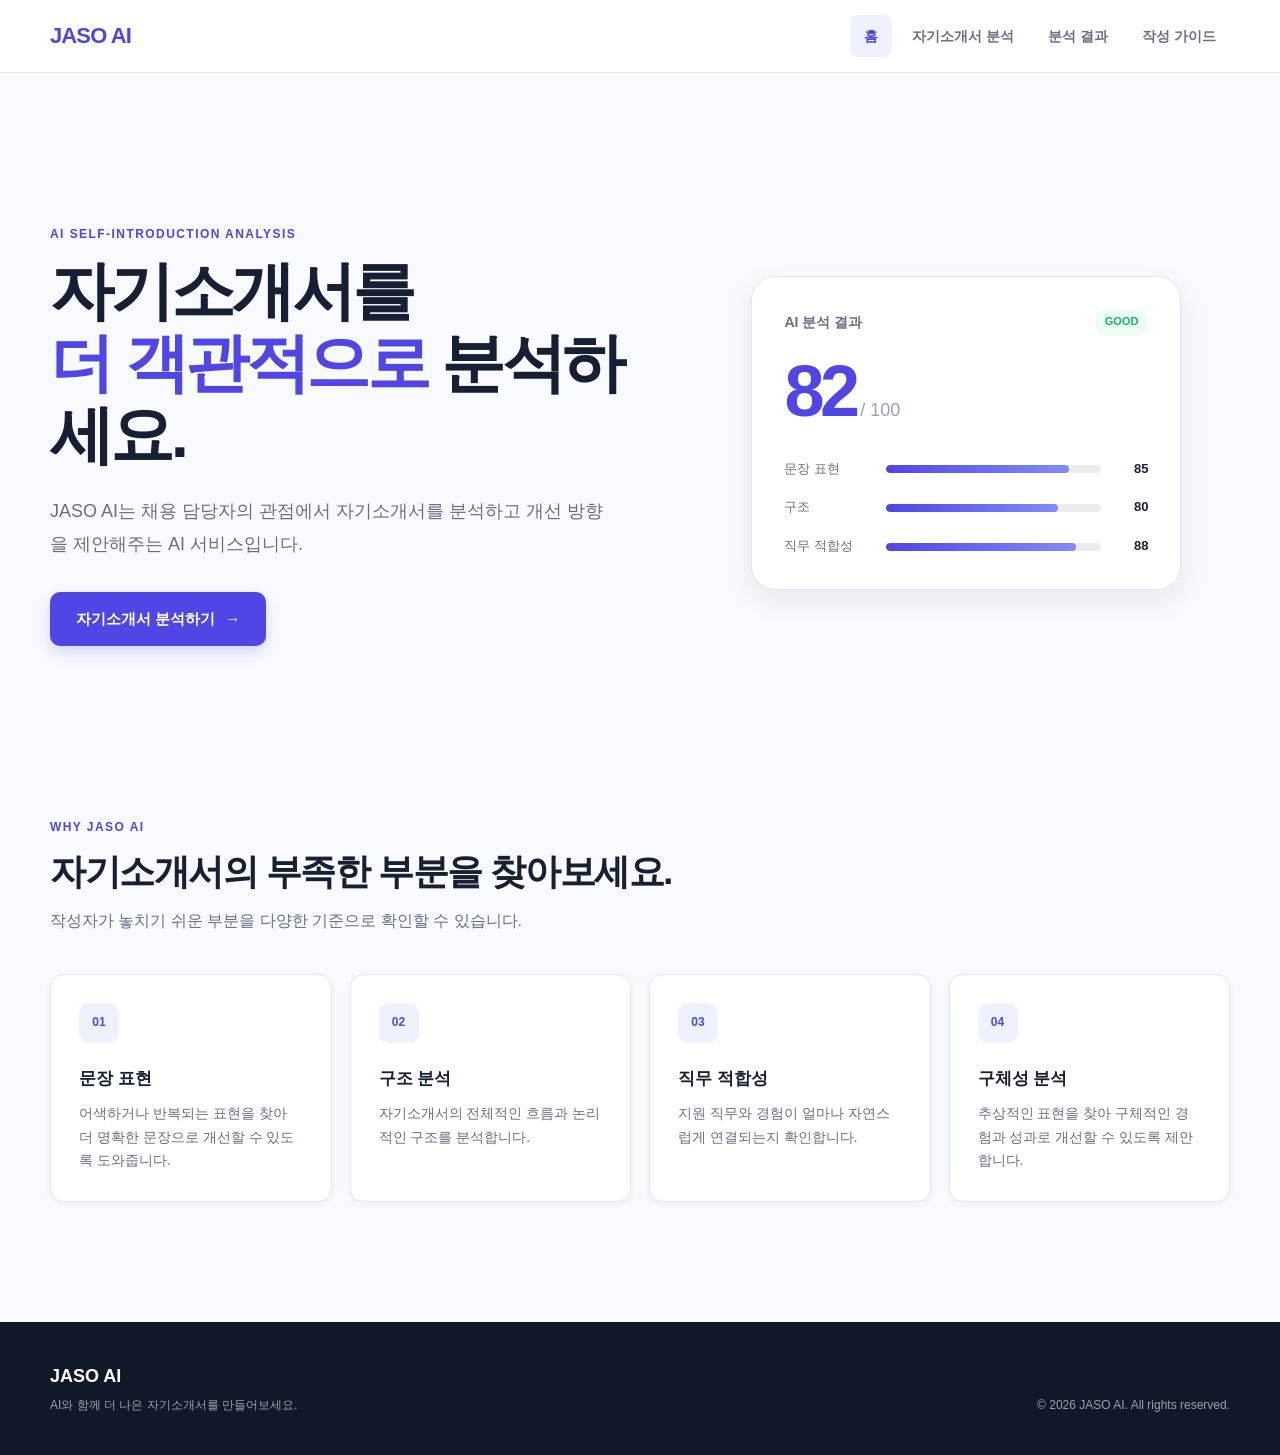
<file: index.html>
<!DOCTYPE html>
<html lang="ko">
<head>
  <meta charset="UTF-8" />
  <meta name="viewport" content="width=device-width, initial-scale=1.0" />

  <title>JASO AI | 자기소개서 AI 분석</title>
  <meta
    name="description"
    content="AI를 활용해 자기소개서를 분석하고 개선 방향을 확인해보세요."
  />

  <link rel="stylesheet" href="/css/style.css" />

</head>

<body>
  <!-- Header -->
  <header class="header">
    <div class="container header-inner">
      <a href="#" class="logo" data-section="home">
        JASO AI
      </a>

      <nav class="nav" aria-label="주요 메뉴">
        <button class="nav-link active" data-section="home">
          홈
        </button>

        <button class="nav-link" data-section="analysis">
          자기소개서 분석
        </button>

        <button class="nav-link" data-section="result">
          분석 결과
        </button>

        <button class="nav-link" data-section="guide">
          작성 가이드
        </button>
      </nav>

      <button class="mobile-menu-button" aria-label="메뉴 열기">
        ☰
      </button>
    </div>
  </header>


  <!-- Main -->
  <main>

    <!-- ========================================
         1. 홈
    ========================================= -->
    <section id="home-section" class="page-section active">
      <div class="container">

        <div class="hero">
          <div class="hero-content">
            <span class="eyebrow">AI SELF-INTRODUCTION ANALYSIS</span>

            <h1>
              자기소개서를<br />
              <span class="text-primary">더 객관적으로</span> 분석하세요.
            </h1>

            <p class="hero-description">
              JASO AI는 채용 담당자의 관점에서 자기소개서를 분석하고
              개선 방향을 제안해주는 AI 서비스입니다.
            </p>

            <button
              class="button button-primary button-large"
              data-section="analysis"
            >
              자기소개서 분석하기
              <span>→</span>
            </button>
          </div>

          <div class="hero-visual">
            <div class="score-card">
              <div class="score-card-header">
                <span>AI 분석 결과</span>
                <span class="score-badge">GOOD</span>
              </div>

              <div class="score">
                <strong>82</strong>
                <span>/ 100</span>
              </div>

              <div class="score-bars">
                <div class="score-row">
                  <span>문장 표현</span>
                  <div class="progress">
                    <div class="progress-bar" style="width: 85%"></div>
                  </div>
                  <strong>85</strong>
                </div>

                <div class="score-row">
                  <span>구조</span>
                  <div class="progress">
                    <div class="progress-bar" style="width: 80%"></div>
                  </div>
                  <strong>80</strong>
                </div>

                <div class="score-row">
                  <span>직무 적합성</span>
                  <div class="progress">
                    <div class="progress-bar" style="width: 88%"></div>
                  </div>
                  <strong>88</strong>
                </div>
              </div>
            </div>
          </div>
        </div>


        <div class="feature-section">
          <div class="section-heading">
            <span class="eyebrow">WHY JASO AI</span>
            <h2>자기소개서의 부족한 부분을 찾아보세요.</h2>
            <p>
              작성자가 놓치기 쉬운 부분을 다양한 기준으로 확인할 수 있습니다.
            </p>
          </div>

          <div class="feature-grid">
            <article class="feature-card">
              <div class="feature-icon">01</div>
              <h3>문장 표현</h3>
              <p>
                어색하거나 반복되는 표현을 찾아 더 명확한 문장으로
                개선할 수 있도록 도와줍니다.
              </p>
            </article>

            <article class="feature-card">
              <div class="feature-icon">02</div>
              <h3>구조 분석</h3>
              <p>
                자기소개서의 전체적인 흐름과 논리적인 구조를 분석합니다.
              </p>
            </article>

            <article class="feature-card">
              <div class="feature-icon">03</div>
              <h3>직무 적합성</h3>
              <p>
                지원 직무와 경험이 얼마나 자연스럽게 연결되는지 확인합니다.
              </p>
            </article>

            <article class="feature-card">
              <div class="feature-icon">04</div>
              <h3>구체성 분석</h3>
              <p>
                추상적인 표현을 찾아 구체적인 경험과 성과로 개선할 수 있도록
                제안합니다.
              </p>
            </article>
          </div>
        </div>

      </div>
    </section>


    <!-- ========================================
         2. 자기소개서 분석
    ========================================= -->
    <section id="analysis-section" class="page-section">
      <div class="container">

        <div class="page-header">
          <span class="eyebrow">ANALYSIS</span>
          <h1>자기소개서 분석</h1>
          <p>
            지원 직무와 자기소개서를 입력하면 AI가 내용을 분석합니다.
          </p>
        </div>

        <div class="analysis-layout">

          <div class="form-card">

            <div class="form-group">
              <label for="job">
                지원 직무
                <span class="required">*</span>
              </label>

              <input
                type="text"
                id="job"
                name="job"
                placeholder="예: 마케팅"
              />
            </div>


            <div class="form-group">
              <label for="question">
                자기소개서 문항
                <span class="required">*</span>
              </label>

              <textarea
                id="question"
                name="question"
                rows="4"
                placeholder="예: 우리 회사에 지원한 동기와 입사 후 이루고 싶은 목표를 작성해주세요."
              ></textarea>
            </div>


            <div class="form-group">
              <div class="label-row">
                <label for="essay">
                  자기소개서 내용
                  <span class="required">*</span>
                </label>

                <span id="essay-count" class="character-count">
                  0자
                </span>
              </div>

              <textarea
                id="essay"
                name="essay"
                rows="14"
                placeholder="자기소개서 내용을 입력해주세요."
              ></textarea>
            </div>


            <div class="form-message hidden" id="form-message">
              메시지가 표시됩니다.
            </div>


            <button
              id="analyze-button"
              class="button button-primary button-full"
              type="button"
            >
              AI 분석하기
            </button>

          </div>


          <aside class="info-card">
            <h3>분석 기준</h3>

            <ul class="analysis-list">
              <li>
                <span>✓</span>
                문장 표현
              </li>
              <li>
                <span>✓</span>
                글의 구조
              </li>
              <li>
                <span>✓</span>
                경험의 구체성
              </li>
              <li>
                <span>✓</span>
                직무 적합성
              </li>
              <li>
                <span>✓</span>
                설득력
              </li>
            </ul>

            <div class="info-divider"></div>

            <p>
              작성한 자기소개서는 입력한 내용에 따라 분석 결과가
              달라질 수 있습니다.
            </p>
          </aside>

        </div>

      </div>
    </section>


    <!-- ========================================
         3. 분석 결과
    ========================================= -->
    <section id="result-section" class="page-section">
      <div class="container">

        <div class="page-header">
          <span class="eyebrow">RESULT</span>
          <h1>AI 분석 결과</h1>
          <p>
            자기소개서를 다양한 기준으로 분석한 결과입니다.
          </p>
        </div>


        <!-- 종합 점수 -->
        <div class="result-summary">

          <div class="total-score-card">
            <span>종합 점수</span>

            <div class="total-score">
              <strong id="total-score">82</strong>
              <span>/ 100</span>
            </div>

            <p id="score-comment">
              전반적으로 좋은 자기소개서입니다.
            </p>
          </div>


          <div class="score-detail-card">
            <h3>세부 평가</h3>

            <div class="detail-score-list">

              <div class="detail-score">
                <div>
                  <span>문장 표현</span>
                  <strong id="expression-score">85</strong>
                </div>
                <div class="progress">
                  <div
                    id="expression-progress"
                    class="progress-bar"
                    style="width: 85%"
                  ></div>
                </div>
              </div>

              <div class="detail-score">
                <div>
                  <span>구조</span>
                  <strong id="structure-score">80</strong>
                </div>
                <div class="progress">
                  <div
                    id="structure-progress"
                    class="progress-bar"
                    style="width: 80%"
                  ></div>
                </div>
              </div>

              <div class="detail-score">
                <div>
                  <span>구체성</span>
                  <strong id="specificity-score">75</strong>
                </div>
                <div class="progress">
                  <div
                    id="specificity-progress"
                    class="progress-bar"
                    style="width: 75%"
                  ></div>
                </div>
              </div>

              <div class="detail-score">
                <div>
                  <span>직무 적합성</span>
                  <strong id="job-fit-score">88</strong>
                </div>
                <div class="progress">
                  <div
                    id="job-fit-progress"
                    class="progress-bar"
                    style="width: 88%"
                  ></div>
                </div>
              </div>

              <div class="detail-score">
                <div>
                  <span>설득력</span>
                  <strong id="persuasiveness-score">82</strong>
                </div>
                <div class="progress">
                  <div
                    id="persuasiveness-progress"
                    class="progress-bar"
                    style="width: 82%"
                  ></div>
                </div>
              </div>

            </div>
          </div>

        </div>


        <!-- 잘된 점 / 개선할 점 -->
        <div class="result-grid">

          <article class="result-card">
            <div class="result-card-title">
              <span class="result-icon positive">✓</span>
              <h3>잘된 점</h3>
            </div>

            <ul id="strengths-list" class="feedback-list">
              <li>
                경험과 지원 직무의 연결이 자연스럽습니다.
              </li>
              <li>
                전체적인 글의 흐름이 명확합니다.
              </li>
              <li>
                지원 직무에 대한 관심이 잘 드러납니다.
              </li>
            </ul>
          </article>


          <article class="result-card">
            <div class="result-card-title">
              <span class="result-icon warning">!</span>
              <h3>개선할 점</h3>
            </div>

            <ul id="improvements-list" class="feedback-list">
              <li>
                일부 표현이 추상적으로 작성되어 있습니다.
              </li>
              <li>
                경험을 수치화하면 설득력이 높아질 수 있습니다.
              </li>
              <li>
                본인의 구체적인 행동을 추가해보세요.
              </li>
            </ul>
          </article>

        </div>


        <!-- 문장별 피드백 -->
        <div class="result-card full-width">
          <div class="result-card-title">
            <span class="result-icon">A</span>
            <h3>문장별 피드백</h3>
          </div>

          <div id="sentence-feedback" class="sentence-feedback">

            <div class="feedback-item">
              <p class="original-text">
                "사람들과 소통하는 것을 좋아합니다."
              </p>

              <p class="feedback-description">
                구체적인 경험이 드러나지 않아 본인의 역량을
                판단하기 어렵습니다.
              </p>

              <div class="suggestion">
                <strong>수정 제안</strong>
                <p>
                  팀 프로젝트에서 팀원들의 의견을 조율하며
                  프로젝트를 진행한 경험이 있습니다.
                </p>
              </div>
            </div>

          </div>
        </div>


        <!-- 수정 예시 -->
        <div class="result-card full-width">
          <div class="result-card-title">
            <span class="result-icon">✎</span>
            <h3>수정 예시</h3>
          </div>

          <div id="revision-example" class="revision-box">
            저는 사람들과 소통하는 것을 좋아하고 새로운 것을
            배우는 데 관심이 많아 마케팅 직무에 지원하게 되었습니다.
            대학 생활 중 팀 프로젝트에서 SNS 홍보를 담당하며
            프로젝트의 메시지를 효과적으로 전달하는 경험을 했습니다.
          </div>
        </div>


        <!-- 추천 키워드 -->
        <div class="result-card full-width">
          <div class="result-card-title">
            <span class="result-icon">#</span>
            <h3>AI 추천 키워드</h3>
          </div>

          <div id="keyword-list" class="keyword-list">
            <span class="keyword">고객 분석</span>
            <span class="keyword">데이터</span>
            <span class="keyword">성과 개선</span>
            <span class="keyword">커뮤니케이션</span>
          </div>
        </div>


        <!-- 한줄 평가 -->
        <div class="recruiter-comment">
          <span class="eyebrow">RECRUITER'S COMMENT</span>

          <p id="recruiter-comment">
            "직무에 대한 관심은 잘 드러나지만, 구체적인 경험과
            성과를 추가하면 더욱 설득력 있는 자기소개서가 될 수 있습니다."
          </p>
        </div>


        <div class="result-actions">
          <button
            class="button button-secondary"
            data-section="analysis"
          >
            다시 분석하기
          </button>
        </div>

      </div>
    </section>


    <!-- ========================================
         4. 작성 가이드
    ========================================= -->
    <section id="guide-section" class="page-section">
      <div class="container">

        <div class="page-header">
          <span class="eyebrow">GUIDE</span>
          <h1>자기소개서 작성 가이드</h1>
          <p>
            좋은 자기소개서를 작성하기 위해 알아두면 좋은 기본 원칙입니다.
          </p>
        </div>


        <div class="guide-grid">

          <article class="guide-card">
            <span class="guide-number">01</span>

            <h3>지원동기 작성하기</h3>

            <p>
              단순히 회사가 좋아서 지원했다는 내용보다는
              자신의 경험과 관심이 해당 직무와 어떻게 연결되는지
              구체적으로 작성해보세요.
            </p>

            <div class="guide-tip">
              TIP: 회사와 직무에 관심을 갖게 된 계기를 경험과 연결하세요.
            </div>
          </article>


          <article class="guide-card">
            <span class="guide-number">02</span>

            <h3>STAR 구조 활용하기</h3>

            <p>
              경험을 작성할 때 상황, 과제, 행동, 결과의 흐름으로
              구성하면 자신의 행동과 성과를 보다 명확하게 전달할 수 있습니다.
            </p>

            <div class="star-list">
              <span>S · Situation</span>
              <span>T · Task</span>
              <span>A · Action</span>
              <span>R · Result</span>
            </div>
          </article>


          <article class="guide-card">
            <span class="guide-number">03</span>

            <h3>경험 구체화하기</h3>

            <p>
              "열심히 했다", "좋은 경험이었다"와 같은 표현보다는
              무엇을 했고 어떤 결과를 만들었는지 구체적으로 작성하세요.
            </p>

            <div class="guide-tip">
              TIP: 가능하다면 숫자나 결과를 활용해 경험을 구체화하세요.
            </div>
          </article>


          <article class="guide-card">
            <span class="guide-number">04</span>

            <h3>추상적인 표현 줄이기</h3>

            <p>
              "책임감이 강합니다"와 같은 표현만 사용하기보다
              책임감을 보여준 실제 행동과 경험을 함께 제시하세요.
            </p>

            <div class="guide-tip">
              TIP: 주장 → 근거가 되는 경험 → 결과 순서로 작성해보세요.
            </div>
          </article>


          <article class="guide-card">
            <span class="guide-number">05</span>

            <h3>직무와 경험 연결하기</h3>

            <p>
              단순히 경험을 나열하지 말고 해당 경험을 통해 얻은 역량이
              지원하는 직무에서 어떻게 활용될 수 있는지 설명하세요.
            </p>

            <div class="guide-tip">
              TIP: "이 경험을 통해 직무에서 무엇을 할 수 있는가?"를 생각하세요.
            </div>
          </article>


          <article class="guide-card guide-highlight">
            <span class="guide-number">06</span>

            <h3>작성 후 다시 읽어보기</h3>

            <p>
              작성이 끝났다면 처음부터 다시 읽으면서
              지원 직무와 관련 없는 내용이나 반복되는 표현이 있는지 확인하세요.
            </p>

            <button
              class="button button-primary"
              data-section="analysis"
            >
              자기소개서 분석하기
            </button>
          </article>

        </div>

      </div>
    </section>

  </main>


  <!-- Footer -->
  <footer class="footer">
    <div class="container footer-inner">
      <div>
        <strong>JASO AI</strong>
        <p>AI와 함께 더 나은 자기소개서를 만들어보세요.</p>
      </div>

      <p class="copyright">
        © 2026 JASO AI. All rights reserved.
      </p>
    </div>
  </footer>


  <script src="/js/app.js"></script>
</body>
</html>
</file>
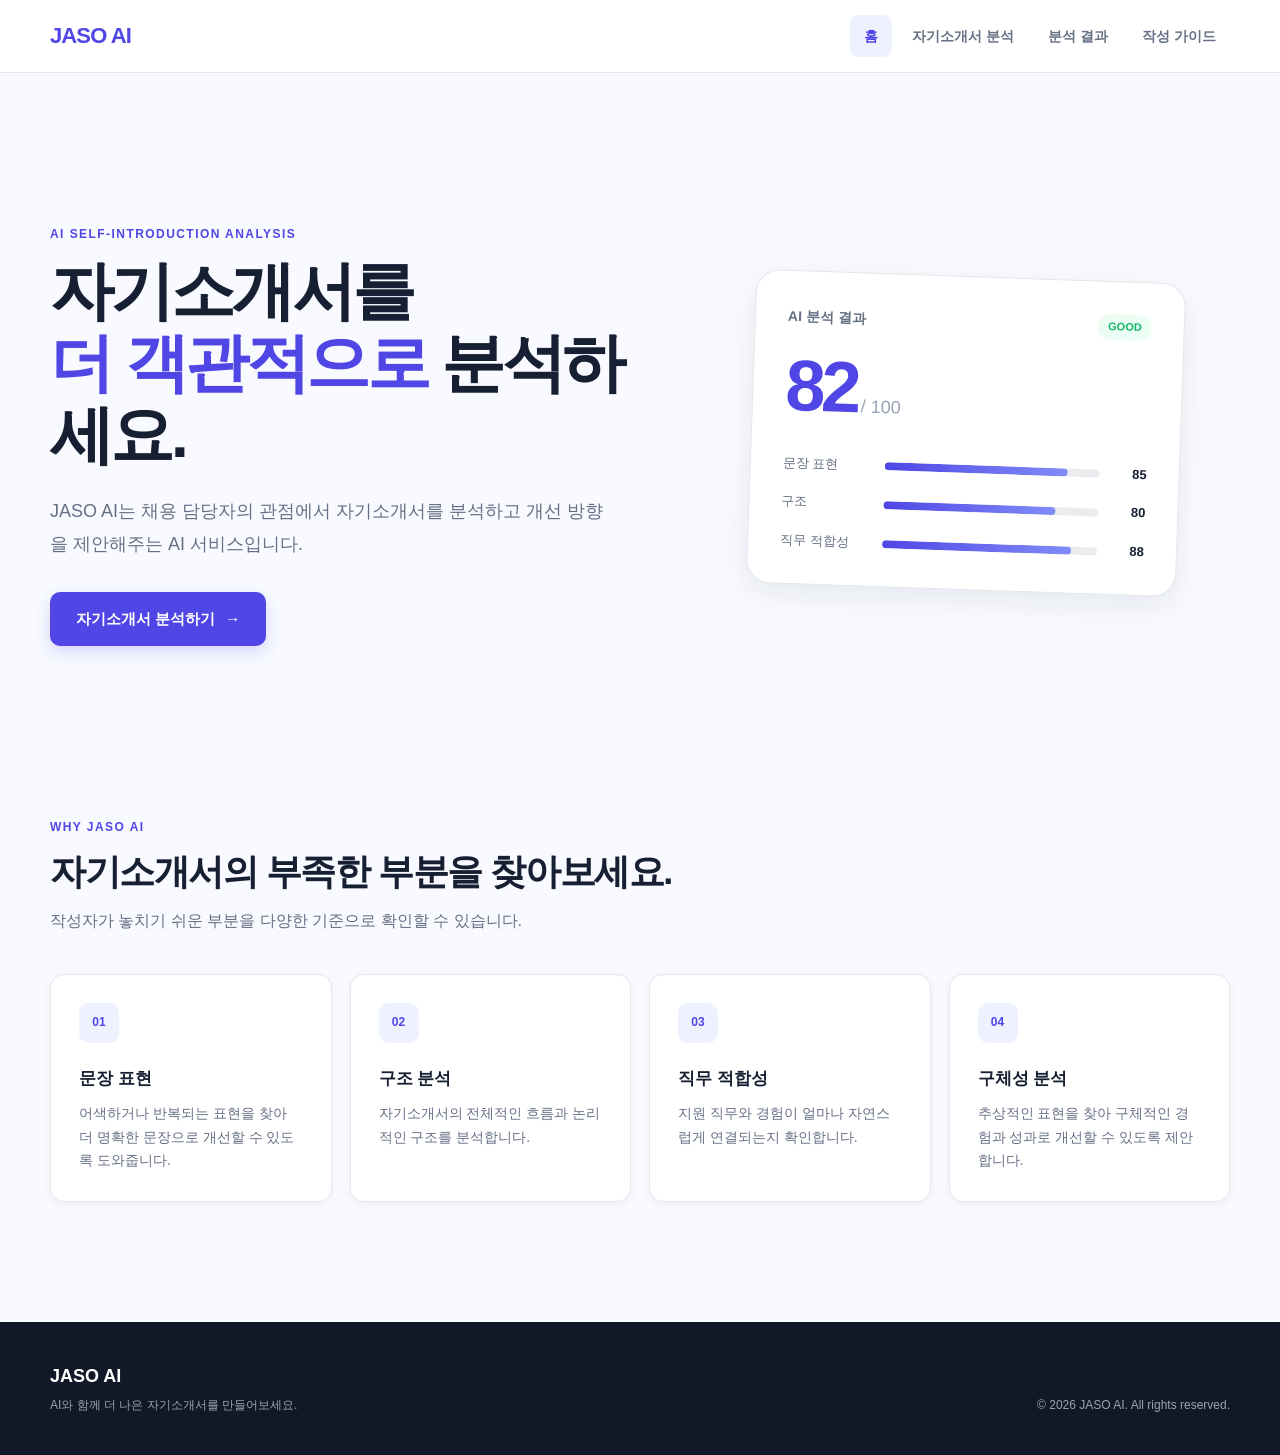
<file: jasoai/index.html>
<!DOCTYPE html>
<html lang="ko">
<head>
  <meta charset="UTF-8" />
  <meta name="viewport" content="width=device-width, initial-scale=1.0" />

  <title>JASO AI | 자기소개서 AI 분석</title>
  <meta
    name="description"
    content="AI를 활용해 자기소개서를 분석하고 개선 방향을 확인해보세요."
  />

  <link rel="stylesheet" href="css/style.css" />
</head>

<body>
  <!-- Header -->
  <header class="header">
    <div class="container header-inner">
      <a href="#" class="logo" data-section="home">
        JASO AI
      </a>

      <nav class="nav" aria-label="주요 메뉴">
        <button class="nav-link active" data-section="home">
          홈
        </button>

        <button class="nav-link" data-section="analysis">
          자기소개서 분석
        </button>

        <button class="nav-link" data-section="result">
          분석 결과
        </button>

        <button class="nav-link" data-section="guide">
          작성 가이드
        </button>
      </nav>

      <button class="mobile-menu-button" aria-label="메뉴 열기">
        ☰
      </button>
    </div>
  </header>


  <!-- Main -->
  <main>

    <!-- ========================================
         1. 홈
    ========================================= -->
    <section id="home-section" class="page-section active">
      <div class="container">

        <div class="hero">
          <div class="hero-content">
            <span class="eyebrow">AI SELF-INTRODUCTION ANALYSIS</span>

            <h1>
              자기소개서를<br />
              <span class="text-primary">더 객관적으로</span> 분석하세요.
            </h1>

            <p class="hero-description">
              JASO AI는 채용 담당자의 관점에서 자기소개서를 분석하고
              개선 방향을 제안해주는 AI 서비스입니다.
            </p>

            <button
              class="button button-primary button-large"
              data-section="analysis"
            >
              자기소개서 분석하기
              <span>→</span>
            </button>
          </div>

          <div class="hero-visual">
            <div class="score-card">
              <div class="score-card-header">
                <span>AI 분석 결과</span>
                <span class="score-badge">GOOD</span>
              </div>

              <div class="score">
                <strong>82</strong>
                <span>/ 100</span>
              </div>

              <div class="score-bars">
                <div class="score-row">
                  <span>문장 표현</span>
                  <div class="progress">
                    <div class="progress-bar" style="width: 85%"></div>
                  </div>
                  <strong>85</strong>
                </div>

                <div class="score-row">
                  <span>구조</span>
                  <div class="progress">
                    <div class="progress-bar" style="width: 80%"></div>
                  </div>
                  <strong>80</strong>
                </div>

                <div class="score-row">
                  <span>직무 적합성</span>
                  <div class="progress">
                    <div class="progress-bar" style="width: 88%"></div>
                  </div>
                  <strong>88</strong>
                </div>
              </div>
            </div>
          </div>
        </div>


        <div class="feature-section">
          <div class="section-heading">
            <span class="eyebrow">WHY JASO AI</span>
            <h2>자기소개서의 부족한 부분을 찾아보세요.</h2>
            <p>
              작성자가 놓치기 쉬운 부분을 다양한 기준으로 확인할 수 있습니다.
            </p>
          </div>

          <div class="feature-grid">
            <article class="feature-card">
              <div class="feature-icon">01</div>
              <h3>문장 표현</h3>
              <p>
                어색하거나 반복되는 표현을 찾아 더 명확한 문장으로
                개선할 수 있도록 도와줍니다.
              </p>
            </article>

            <article class="feature-card">
              <div class="feature-icon">02</div>
              <h3>구조 분석</h3>
              <p>
                자기소개서의 전체적인 흐름과 논리적인 구조를 분석합니다.
              </p>
            </article>

            <article class="feature-card">
              <div class="feature-icon">03</div>
              <h3>직무 적합성</h3>
              <p>
                지원 직무와 경험이 얼마나 자연스럽게 연결되는지 확인합니다.
              </p>
            </article>

            <article class="feature-card">
              <div class="feature-icon">04</div>
              <h3>구체성 분석</h3>
              <p>
                추상적인 표현을 찾아 구체적인 경험과 성과로 개선할 수 있도록
                제안합니다.
              </p>
            </article>
          </div>
        </div>

      </div>
    </section>


    <!-- ========================================
         2. 자기소개서 분석
    ========================================= -->
    <section id="analysis-section" class="page-section">
      <div class="container">

        <div class="page-header">
          <span class="eyebrow">ANALYSIS</span>
          <h1>자기소개서 분석</h1>
          <p>
            지원 직무와 자기소개서를 입력하면 AI가 내용을 분석합니다.
          </p>
        </div>

        <div class="analysis-layout">

          <div class="form-card">

            <div class="form-group">
              <label for="job">
                지원 직무
                <span class="required">*</span>
              </label>

              <input
                type="text"
                id="job"
                name="job"
                placeholder="예: 마케팅"
              />
            </div>


            <div class="form-group">
              <label for="question">
                자기소개서 문항
                <span class="required">*</span>
              </label>

              <textarea
                id="question"
                name="question"
                rows="4"
                placeholder="예: 우리 회사에 지원한 동기와 입사 후 이루고 싶은 목표를 작성해주세요."
              ></textarea>
            </div>


            <div class="form-group">
              <div class="label-row">
                <label for="essay">
                  자기소개서 내용
                  <span class="required">*</span>
                </label>

                <span id="essay-count" class="character-count">
                  0자
                </span>
              </div>

              <textarea
                id="essay"
                name="essay"
                rows="14"
                placeholder="자기소개서 내용을 입력해주세요."
              ></textarea>
            </div>


            <div class="form-message hidden" id="form-message">
              메시지가 표시됩니다.
            </div>


            <button
              id="analyze-button"
              class="button button-primary button-full"
              type="button"
            >
              AI 분석하기
            </button>

          </div>


          <aside class="info-card">
            <h3>분석 기준</h3>

            <ul class="analysis-list">
              <li>
                <span>✓</span>
                문장 표현
              </li>
              <li>
                <span>✓</span>
                글의 구조
              </li>
              <li>
                <span>✓</span>
                경험의 구체성
              </li>
              <li>
                <span>✓</span>
                직무 적합성
              </li>
              <li>
                <span>✓</span>
                설득력
              </li>
            </ul>

            <div class="info-divider"></div>

            <p>
              작성한 자기소개서는 입력한 내용에 따라 분석 결과가
              달라질 수 있습니다.
            </p>
          </aside>

        </div>

      </div>
    </section>


    <!-- ========================================
         3. 분석 결과
    ========================================= -->
    <section id="result-section" class="page-section">
      <div class="container">

        <div class="page-header">
          <span class="eyebrow">RESULT</span>
          <h1>AI 분석 결과</h1>
          <p>
            자기소개서를 다양한 기준으로 분석한 결과입니다.
          </p>
        </div>


        <!-- 종합 점수 -->
        <div class="result-summary">

          <div class="total-score-card">
            <span>종합 점수</span>

            <div class="total-score">
              <strong id="total-score">82</strong>
              <span>/ 100</span>
            </div>

            <p id="score-comment">
              전반적으로 좋은 자기소개서입니다.
            </p>
          </div>


          <div class="score-detail-card">
            <h3>세부 평가</h3>

            <div class="detail-score-list">

              <div class="detail-score">
                <div>
                  <span>문장 표현</span>
                  <strong id="expression-score">85</strong>
                </div>
                <div class="progress">
                  <div
                    id="expression-progress"
                    class="progress-bar"
                    style="width: 85%"
                  ></div>
                </div>
              </div>

              <div class="detail-score">
                <div>
                  <span>구조</span>
                  <strong id="structure-score">80</strong>
                </div>
                <div class="progress">
                  <div
                    id="structure-progress"
                    class="progress-bar"
                    style="width: 80%"
                  ></div>
                </div>
              </div>

              <div class="detail-score">
                <div>
                  <span>구체성</span>
                  <strong id="specificity-score">75</strong>
                </div>
                <div class="progress">
                  <div
                    id="specificity-progress"
                    class="progress-bar"
                    style="width: 75%"
                  ></div>
                </div>
              </div>

              <div class="detail-score">
                <div>
                  <span>직무 적합성</span>
                  <strong id="job-fit-score">88</strong>
                </div>
                <div class="progress">
                  <div
                    id="job-fit-progress"
                    class="progress-bar"
                    style="width: 88%"
                  ></div>
                </div>
              </div>

              <div class="detail-score">
                <div>
                  <span>설득력</span>
                  <strong id="persuasiveness-score">82</strong>
                </div>
                <div class="progress">
                  <div
                    id="persuasiveness-progress"
                    class="progress-bar"
                    style="width: 82%"
                  ></div>
                </div>
              </div>

            </div>
          </div>

        </div>


        <!-- 잘된 점 / 개선할 점 -->
        <div class="result-grid">

          <article class="result-card">
            <div class="result-card-title">
              <span class="result-icon positive">✓</span>
              <h3>잘된 점</h3>
            </div>

            <ul id="strengths-list" class="feedback-list">
              <li>
                경험과 지원 직무의 연결이 자연스럽습니다.
              </li>
              <li>
                전체적인 글의 흐름이 명확합니다.
              </li>
              <li>
                지원 직무에 대한 관심이 잘 드러납니다.
              </li>
            </ul>
          </article>


          <article class="result-card">
            <div class="result-card-title">
              <span class="result-icon warning">!</span>
              <h3>개선할 점</h3>
            </div>

            <ul id="improvements-list" class="feedback-list">
              <li>
                일부 표현이 추상적으로 작성되어 있습니다.
              </li>
              <li>
                경험을 수치화하면 설득력이 높아질 수 있습니다.
              </li>
              <li>
                본인의 구체적인 행동을 추가해보세요.
              </li>
            </ul>
          </article>

        </div>


        <!-- 문장별 피드백 -->
        <div class="result-card full-width">
          <div class="result-card-title">
            <span class="result-icon">A</span>
            <h3>문장별 피드백</h3>
          </div>

          <div id="sentence-feedback" class="sentence-feedback">

            <div class="feedback-item">
              <p class="original-text">
                "사람들과 소통하는 것을 좋아합니다."
              </p>

              <p class="feedback-description">
                구체적인 경험이 드러나지 않아 본인의 역량을
                판단하기 어렵습니다.
              </p>

              <div class="suggestion">
                <strong>수정 제안</strong>
                <p>
                  팀 프로젝트에서 팀원들의 의견을 조율하며
                  프로젝트를 진행한 경험이 있습니다.
                </p>
              </div>
            </div>

          </div>
        </div>


        <!-- 수정 예시 -->
        <div class="result-card full-width">
          <div class="result-card-title">
            <span class="result-icon">✎</span>
            <h3>수정 예시</h3>
          </div>

          <div id="revision-example" class="revision-box">
            저는 사람들과 소통하는 것을 좋아하고 새로운 것을
            배우는 데 관심이 많아 마케팅 직무에 지원하게 되었습니다.
            대학 생활 중 팀 프로젝트에서 SNS 홍보를 담당하며
            프로젝트의 메시지를 효과적으로 전달하는 경험을 했습니다.
          </div>
        </div>


        <!-- 추천 키워드 -->
        <div class="result-card full-width">
          <div class="result-card-title">
            <span class="result-icon">#</span>
            <h3>AI 추천 키워드</h3>
          </div>

          <div id="keyword-list" class="keyword-list">
            <span class="keyword">고객 분석</span>
            <span class="keyword">데이터</span>
            <span class="keyword">성과 개선</span>
            <span class="keyword">커뮤니케이션</span>
          </div>
        </div>


        <!-- 한줄 평가 -->
        <div class="recruiter-comment">
          <span class="eyebrow">RECRUITER'S COMMENT</span>

          <p id="recruiter-comment">
            "직무에 대한 관심은 잘 드러나지만, 구체적인 경험과
            성과를 추가하면 더욱 설득력 있는 자기소개서가 될 수 있습니다."
          </p>
        </div>


        <div class="result-actions">
          <button
            class="button button-secondary"
            data-section="analysis"
          >
            다시 분석하기
          </button>
        </div>

      </div>
    </section>


    <!-- ========================================
         4. 작성 가이드
    ========================================= -->
    <section id="guide-section" class="page-section">
      <div class="container">

        <div class="page-header">
          <span class="eyebrow">GUIDE</span>
          <h1>자기소개서 작성 가이드</h1>
          <p>
            좋은 자기소개서를 작성하기 위해 알아두면 좋은 기본 원칙입니다.
          </p>
        </div>


        <div class="guide-grid">

          <article class="guide-card">
            <span class="guide-number">01</span>

            <h3>지원동기 작성하기</h3>

            <p>
              단순히 회사가 좋아서 지원했다는 내용보다는
              자신의 경험과 관심이 해당 직무와 어떻게 연결되는지
              구체적으로 작성해보세요.
            </p>

            <div class="guide-tip">
              TIP: 회사와 직무에 관심을 갖게 된 계기를 경험과 연결하세요.
            </div>
          </article>


          <article class="guide-card">
            <span class="guide-number">02</span>

            <h3>STAR 구조 활용하기</h3>

            <p>
              경험을 작성할 때 상황, 과제, 행동, 결과의 흐름으로
              구성하면 자신의 행동과 성과를 보다 명확하게 전달할 수 있습니다.
            </p>

            <div class="star-list">
              <span>S · Situation</span>
              <span>T · Task</span>
              <span>A · Action</span>
              <span>R · Result</span>
            </div>
          </article>


          <article class="guide-card">
            <span class="guide-number">03</span>

            <h3>경험 구체화하기</h3>

            <p>
              "열심히 했다", "좋은 경험이었다"와 같은 표현보다는
              무엇을 했고 어떤 결과를 만들었는지 구체적으로 작성하세요.
            </p>

            <div class="guide-tip">
              TIP: 가능하다면 숫자나 결과를 활용해 경험을 구체화하세요.
            </div>
          </article>


          <article class="guide-card">
            <span class="guide-number">04</span>

            <h3>추상적인 표현 줄이기</h3>

            <p>
              "책임감이 강합니다"와 같은 표현만 사용하기보다
              책임감을 보여준 실제 행동과 경험을 함께 제시하세요.
            </p>

            <div class="guide-tip">
              TIP: 주장 → 근거가 되는 경험 → 결과 순서로 작성해보세요.
            </div>
          </article>


          <article class="guide-card">
            <span class="guide-number">05</span>

            <h3>직무와 경험 연결하기</h3>

            <p>
              단순히 경험을 나열하지 말고 해당 경험을 통해 얻은 역량이
              지원하는 직무에서 어떻게 활용될 수 있는지 설명하세요.
            </p>

            <div class="guide-tip">
              TIP: "이 경험을 통해 직무에서 무엇을 할 수 있는가?"를 생각하세요.
            </div>
          </article>


          <article class="guide-card guide-highlight">
            <span class="guide-number">06</span>

            <h3>작성 후 다시 읽어보기</h3>

            <p>
              작성이 끝났다면 처음부터 다시 읽으면서
              지원 직무와 관련 없는 내용이나 반복되는 표현이 있는지 확인하세요.
            </p>

            <button
              class="button button-primary"
              data-section="analysis"
            >
              자기소개서 분석하기
            </button>
          </article>

        </div>

      </div>
    </section>

  </main>


  <!-- Footer -->
  <footer class="footer">
    <div class="container footer-inner">
      <div>
        <strong>JASO AI</strong>
        <p>AI와 함께 더 나은 자기소개서를 만들어보세요.</p>
      </div>

      <p class="copyright">
        © 2026 JASO AI. All rights reserved.
      </p>
    </div>
  </footer>


  <script src="js/app.js"></script>
</body>
</html>
</file>
<file: css/style.css>
/* ========================================
   1. Reset
======================================== */

* {
  box-sizing: border-box;
  margin: 0;
  padding: 0;
}

html {
  scroll-behavior: smooth;
}

body {
  font-family:
    -apple-system,
    BlinkMacSystemFont,
    "Segoe UI",
    "Noto Sans KR",
    sans-serif;

  color: #172033;
  background: #f8faff;
  line-height: 1.6;
}

button,
input,
textarea {
  font: inherit;
}

button {
  border: 0;
  cursor: pointer;
}

input,
textarea {
  outline: none;
}

textarea {
  resize: vertical;
}

ul {
  list-style: none;
}

a {
  color: inherit;
  text-decoration: none;
}


/* ========================================
   2. Common
======================================== */

:root {
  --primary: #4f46e5;
  --primary-dark: #3730a3;
  --primary-light: #eef2ff;

  --text: #172033;
  --text-secondary: #667085;
  --text-light: #98a2b3;

  --border: #e4e7ec;
  --background: #f8faff;
  --white: #ffffff;

  --success: #12b76a;
  --warning: #f79009;
  --danger: #f04438;

  --shadow-sm:
    0 2px 8px rgba(16, 24, 40, 0.05);

  --shadow-md:
    0 10px 30px rgba(16, 24, 40, 0.08);

  --radius-sm: 8px;
  --radius-md: 14px;
  --radius-lg: 20px;
}

.container {
  width: min(1180px, calc(100% - 40px));
  margin: 0 auto;
}

.text-primary {
  color: var(--primary);
}

.eyebrow {
  display: inline-block;
  margin-bottom: 12px;

  color: var(--primary);
  font-size: 12px;
  font-weight: 800;
  letter-spacing: 0.12em;
}

.hidden {
  display: none !important;
}


/* ========================================
   3. Header
======================================== */

.header {
  position: sticky;
  top: 0;
  z-index: 100;

  background: rgba(255, 255, 255, 0.92);
  border-bottom: 1px solid var(--border);

  backdrop-filter: blur(12px);
}

.header-inner {
  min-height: 72px;

  display: flex;
  align-items: center;
  justify-content: space-between;
}

.logo {
  color: var(--primary);
  font-size: 22px;
  font-weight: 900;
  letter-spacing: -0.04em;
}

.nav {
  display: flex;
  align-items: center;
  gap: 6px;
}

.nav-link {
  padding: 10px 14px;

  color: var(--text-secondary);
  background: transparent;

  border-radius: var(--radius-sm);

  font-size: 14px;
  font-weight: 600;

  transition:
    background 0.2s ease,
    color 0.2s ease;
}

.nav-link:hover,
.nav-link.active {
  color: var(--primary);
  background: var(--primary-light);
}

.mobile-menu-button {
  display: none;

  padding: 8px;

  color: var(--text);
  background: transparent;

  font-size: 22px;
}


/* ========================================
   4. Page Section
======================================== */

.page-section {
  display: none;
  min-height: calc(100vh - 72px);

  padding: 80px 0;
}

.page-section.active {
  display: block;
}


/* ========================================
   5. Hero
======================================== */

.hero {
  min-height: 560px;

  display: grid;
  grid-template-columns: 1.05fr 0.95fr;
  align-items: center;
  gap: 70px;
}

.hero h1 {
  margin-bottom: 24px;

  font-size: clamp(42px, 5vw, 68px);
  line-height: 1.12;
  letter-spacing: -0.055em;
}

.hero-description {
  max-width: 560px;
  margin-bottom: 32px;

  color: var(--text-secondary);
  font-size: 18px;
  line-height: 1.8;
}

.hero-visual {
  display: flex;
  justify-content: center;
}

.score-card {
  width: min(100%, 430px);

  padding: 32px;

  background: var(--white);
  border: 1px solid var(--border);
  border-radius: 24px;

  box-shadow: var(--shadow-md);
  transform: rotate(0deg);
}

.score-card-header {
  display: flex;
  align-items: center;
  justify-content: space-between;

  margin-bottom: 20px;

  color: var(--text-secondary);
  font-size: 14px;
  font-weight: 600;
}

.score-badge {
  padding: 4px 10px;

  color: var(--success);
  background: #ecfdf3;

  border-radius: 999px;

  font-size: 11px;
  font-weight: 800;
}

.score {
  margin-bottom: 32px;
}

.score strong {
  color: var(--primary);
  font-size: 72px;
  line-height: 1;
  letter-spacing: -0.06em;
}

.score span {
  color: var(--text-light);
  font-size: 18px;
}

.score-bars {
  display: flex;
  flex-direction: column;
  gap: 18px;
}

.score-row {
  display: grid;
  grid-template-columns: 90px 1fr 35px;
  align-items: center;
  gap: 12px;

  font-size: 13px;
}

.score-row > span {
  color: var(--text-secondary);
}

.score-row strong {
  color: var(--text);
  text-align: right;
}

.progress {
  height: 8px;
  overflow: hidden;

  background: #eaecf0;
  border-radius: 999px;
}

.progress-bar {
  height: 100%;

  background: linear-gradient(
    90deg,
    var(--primary),
    #818cf8
  );

  border-radius: inherit;

  transition: width 0.4s ease;
}


/* ========================================
   6. Buttons
======================================== */

.button {
  display: inline-flex;
  align-items: center;
  justify-content: center;
  gap: 10px;

  min-height: 46px;
  padding: 0 20px;

  border-radius: 10px;

  font-size: 14px;
  font-weight: 700;

  transition:
    transform 0.2s ease,
    background 0.2s ease,
    box-shadow 0.2s ease;
}

.button:hover {
  transform: translateY(-1px);
}

.button-primary {
  color: var(--white);
  background: var(--primary);
  box-shadow: 0 6px 16px rgba(79, 70, 229, 0.2);
}

.button-primary:hover {
  background: var(--primary-dark);
}

.button-secondary {
  color: var(--primary);
  background: var(--primary-light);
}

.button-large {
  min-height: 54px;
  padding: 0 26px;

  font-size: 15px;
}

.button-full {
  width: 100%;
}


/* ========================================
   7. Feature Section
======================================== */

.feature-section {
  padding: 100px 0 40px;
}

.section-heading {
  max-width: 650px;
  margin-bottom: 40px;
}

.section-heading h2 {
  margin-bottom: 12px;

  font-size: 36px;
  line-height: 1.3;
  letter-spacing: -0.04em;
}

.section-heading p {
  color: var(--text-secondary);
}

.feature-grid {
  display: grid;
  grid-template-columns: repeat(4, 1fr);
  gap: 18px;
}

.feature-card {
  padding: 28px;

  background: var(--white);
  border: 1px solid var(--border);
  border-radius: var(--radius-md);

  box-shadow: var(--shadow-sm);
}

.feature-icon {
  width: 40px;
  height: 40px;

  display: flex;
  align-items: center;
  justify-content: center;

  margin-bottom: 22px;

  color: var(--primary);
  background: var(--primary-light);

  border-radius: 10px;

  font-size: 12px;
  font-weight: 800;
}

.feature-card h3 {
  margin-bottom: 10px;

  font-size: 17px;
}

.feature-card p {
  color: var(--text-secondary);
  font-size: 14px;
  line-height: 1.7;
}


/* ========================================
   8. Page Header
======================================== */

.page-header {
  margin-bottom: 48px;
}

.page-header h1 {
  margin-bottom: 10px;

  font-size: clamp(34px, 4vw, 48px);
  line-height: 1.2;
  letter-spacing: -0.05em;
}

.page-header p {
  color: var(--text-secondary);
}


/* ========================================
   9. Analysis Form
======================================== */

.analysis-layout {
  display: grid;
  grid-template-columns: minmax(0, 1fr) 300px;
  align-items: start;
  gap: 24px;
}

.form-card,
.info-card,
.result-card,
.score-detail-card,
.total-score-card {
  background: var(--white);
  border: 1px solid var(--border);
  border-radius: var(--radius-lg);
  box-shadow: var(--shadow-sm);
}

.form-card {
  padding: 32px;
}

.form-group {
  margin-bottom: 24px;
}

.form-group label {
  display: block;
  margin-bottom: 8px;

  font-size: 14px;
  font-weight: 700;
}

.required {
  color: var(--danger);
}

.label-row {
  display: flex;
  align-items: center;
  justify-content: space-between;
}

.character-count {
  color: var(--text-light);
  font-size: 12px;
}

.form-group input,
.form-group textarea {
  width: 100%;

  padding: 13px 15px;

  color: var(--text);
  background: var(--white);

  border: 1px solid var(--border);
  border-radius: 10px;

  font-size: 14px;

  transition:
    border-color 0.2s ease,
    box-shadow 0.2s ease;
}

.form-group input:focus,
.form-group textarea:focus {
  border-color: var(--primary);

  box-shadow:
    0 0 0 3px rgba(79, 70, 229, 0.1);
}

.form-group input::placeholder,
.form-group textarea::placeholder {
  color: #b0b5c0;
}

.form-message {
  margin-bottom: 16px;
  padding: 12px 14px;

  color: var(--danger);
  background: #fef3f2;

  border-radius: 8px;

  font-size: 13px;
}

.info-card {
  position: sticky;
  top: 100px;

  padding: 24px;
}

.info-card h3 {
  margin-bottom: 20px;

  font-size: 16px;
}

.analysis-list {
  display: flex;
  flex-direction: column;
  gap: 14px;
}

.analysis-list li {
  display: flex;
  align-items: center;
  gap: 10px;

  color: var(--text-secondary);
  font-size: 14px;
}

.analysis-list li span {
  color: var(--success);
  font-weight: 800;
}

.info-divider {
  height: 1px;
  margin: 22px 0;

  background: var(--border);
}

.info-card p {
  color: var(--text-light);
  font-size: 12px;
}


/* ========================================
   10. Result
======================================== */

.result-summary {
  display: grid;
  grid-template-columns: 300px 1fr;
  gap: 20px;

  margin-bottom: 20px;
}

.total-score-card {
  min-height: 300px;

  display: flex;
  flex-direction: column;
  align-items: center;
  justify-content: center;

  padding: 30px;

  text-align: center;
}

.total-score-card > span {
  color: var(--text-secondary);
  font-size: 14px;
  font-weight: 600;
}

.total-score {
  margin: 12px 0;
}

.total-score strong {
  color: var(--primary);
  font-size: 76px;
  line-height: 1;
  letter-spacing: -0.06em;
}

.total-score span {
  color: var(--text-light);
}

.total-score-card p {
  color: var(--text-secondary);
  font-size: 13px;
}

.score-detail-card {
  padding: 30px;
}

.score-detail-card h3 {
  margin-bottom: 28px;

  font-size: 17px;
}

.detail-score-list {
  display: flex;
  flex-direction: column;
  gap: 24px;
}

.detail-score > div:first-child {
  display: flex;
  justify-content: space-between;

  margin-bottom: 8px;

  font-size: 13px;
}

.detail-score > div:first-child span {
  color: var(--text-secondary);
}

.detail-score > div:first-child strong {
  color: var(--text);
}

.result-grid {
  display: grid;
  grid-template-columns: 1fr 1fr;
  gap: 20px;

  margin-bottom: 20px;
}

.result-card {
  padding: 28px;
  margin-bottom: 20px;
}

.result-grid .result-card {
  margin-bottom: 0;
}

.result-card-title {
  display: flex;
  align-items: center;
  gap: 10px;

  margin-bottom: 22px;
}

.result-card-title h3 {
  font-size: 17px;
}

.result-icon {
  width: 32px;
  height: 32px;

  display: flex;
  align-items: center;
  justify-content: center;

  color: var(--primary);
  background: var(--primary-light);

  border-radius: 8px;

  font-size: 13px;
  font-weight: 800;
}

.result-icon.positive {
  color: var(--success);
  background: #ecfdf3;
}

.result-icon.warning {
  color: var(--warning);
  background: #fffaeb;
}

.feedback-list {
  display: flex;
  flex-direction: column;
  gap: 14px;
}

.feedback-list li {
  position: relative;

  padding-left: 18px;

  color: var(--text-secondary);
  font-size: 14px;
}

.feedback-list li::before {
  content: "";

  position: absolute;
  top: 9px;
  left: 0;

  width: 5px;
  height: 5px;

  background: var(--primary);
  border-radius: 50%;
}

.sentence-feedback {
  display: flex;
  flex-direction: column;
  gap: 16px;
}

.feedback-item {
  padding: 20px;

  background: #f8faff;
  border-radius: 12px;
}

.original-text {
  margin-bottom: 10px;

  color: var(--text);
  font-weight: 700;
}

.feedback-description {
  margin-bottom: 16px;

  color: var(--text-secondary);
  font-size: 14px;
}

.suggestion {
  padding: 14px;

  background: var(--white);
  border: 1px solid var(--border);
  border-radius: 10px;
}

.suggestion strong {
  display: block;
  margin-bottom: 5px;

  color: var(--primary);
  font-size: 12px;
}

.suggestion p {
  color: var(--text-secondary);
  font-size: 13px;
}

.revision-box {
  padding: 22px;

  color: var(--text-secondary);
  background: #f8faff;

  border-radius: 12px;

  font-size: 14px;
  line-height: 1.8;
}

.keyword-list {
  display: flex;
  flex-wrap: wrap;
  gap: 8px;
}

.keyword {
  padding: 7px 12px;

  color: var(--primary);
  background: var(--primary-light);

  border-radius: 999px;

  font-size: 13px;
  font-weight: 600;
}

.recruiter-comment {
  margin: 32px 0;
  padding: 36px;

  color: var(--white);
  background:
    linear-gradient(
      135deg,
      #3730a3,
      #4f46e5
    );

  border-radius: var(--radius-lg);

  text-align: center;
}

.recruiter-comment .eyebrow {
  color: #c7d2fe;
}

.recruiter-comment p {
  max-width: 800px;
  margin: 0 auto;

  font-size: 20px;
  font-weight: 600;
  line-height: 1.7;
}

.result-actions {
  display: flex;
  justify-content: center;
}


/* ========================================
   11. Guide
======================================== */

.guide-grid {
  display: grid;
  grid-template-columns: repeat(2, 1fr);
  gap: 20px;
}

.guide-card {
  padding: 30px;

  background: var(--white);
  border: 1px solid var(--border);
  border-radius: var(--radius-lg);

  box-shadow: var(--shadow-sm);
}

.guide-number {
  display: block;
  margin-bottom: 20px;

  color: var(--primary);

  font-size: 13px;
  font-weight: 800;
}

.guide-card h3 {
  margin-bottom: 12px;

  font-size: 20px;
}

.guide-card > p {
  margin-bottom: 20px;

  color: var(--text-secondary);
  font-size: 14px;
}

.guide-tip {
  padding: 14px;

  color: var(--primary);
  background: var(--primary-light);

  border-radius: 10px;

  font-size: 12px;
  font-weight: 600;
}

.star-list {
  display: grid;
  grid-template-columns: repeat(4, 1fr);
  gap: 6px;
}

.star-list span {
  padding: 8px;

  color: var(--text-secondary);
  background: #f8faff;

  border-radius: 8px;

  font-size: 11px;
  text-align: center;
}

.guide-highlight {
  display: flex;
  flex-direction: column;
  align-items: flex-start;
}

.guide-highlight .button {
  margin-top: auto;
}


/* ========================================
   12. Footer
======================================== */

.footer {
  padding: 40px 0;

  background: #111827;
  color: #d1d5db;
}

.footer-inner {
  display: flex;
  align-items: flex-end;
  justify-content: space-between;
  gap: 30px;
}

.footer strong {
  color: var(--white);
  font-size: 18px;
}

.footer p {
  margin-top: 5px;

  color: #9ca3af;
  font-size: 12px;
}

.footer .copyright {
  margin: 0;
}


/* ========================================
   13. Tablet
======================================== */

@media (max-width: 900px) {

  .hero {
    grid-template-columns: 1fr;
    gap: 50px;

    padding: 40px 0;
  }

  .hero-content {
    text-align: center;
  }

  .hero-description {
    margin-right: auto;
    margin-left: auto;
  }

  .feature-grid {
    grid-template-columns: repeat(2, 1fr);
  }

  .analysis-layout {
    grid-template-columns: 1fr;
  }

  .info-card {
    position: static;
  }

  .result-summary {
    grid-template-columns: 1fr;
  }

  .guide-grid {
    grid-template-columns: 1fr;
  }
}


/* ========================================
   14. Mobile
======================================== */

@media (max-width: 640px) {

  .container {
    width: min(100% - 28px, 1180px);
  }

  .header-inner {
    min-height: 64px;
  }

  .nav {
    position: absolute;
    top: 64px;
    left: 0;
    right: 0;

    display: none;
    flex-direction: column;
    align-items: stretch;

    padding: 10px 14px;

    background: var(--white);
    border-bottom: 1px solid var(--border);
  }

  .nav.mobile-open {
    display: flex;
  }

  .nav-link {
    width: 100%;
    text-align: left;
  }

  .mobile-menu-button {
    display: block;
  }

  .page-section {
    padding: 50px 0;
  }

  .hero {
    min-height: auto;

    padding: 20px 0 50px;
  }

  .hero h1 {
    font-size: 42px;
  }

  .hero-description {
    font-size: 15px;
  }

  .hero-visual {
    padding: 0 5px;
  }

  .score-card {
    padding: 24px;
    transform: none;
  }

  .score strong {
    font-size: 58px;
  }

  .feature-section {
    padding-top: 60px;
  }

  .section-heading h2 {
    font-size: 28px;
  }

  .feature-grid {
    grid-template-columns: 1fr;
  }

  .page-header {
    margin-bottom: 32px;
  }

  .page-header h1 {
    font-size: 34px;
  }

  .form-card,
  .info-card,
  .result-card,
  .score-detail-card,
  .total-score-card {
    padding: 22px;
  }

  .result-grid {
    grid-template-columns: 1fr;
  }

  .total-score-card {
    min-height: 240px;
  }

  .total-score strong {
    font-size: 64px;
  }

  .recruiter-comment {
    padding: 28px 20px;
  }

  .recruiter-comment p {
    font-size: 16px;
  }

  .star-list {
    grid-template-columns: repeat(2, 1fr);
  }

  .footer-inner {
    flex-direction: column;
    align-items: flex-start;
  }
}
</file>
<file: jasoai/css/style.css>
/* ========================================
   1. Reset
======================================== */

* {
  box-sizing: border-box;
  margin: 0;
  padding: 0;
}

html {
  scroll-behavior: smooth;
}

body {
  font-family:
    -apple-system,
    BlinkMacSystemFont,
    "Segoe UI",
    "Noto Sans KR",
    sans-serif;

  color: #172033;
  background: #f8faff;
  line-height: 1.6;
}

button,
input,
textarea {
  font: inherit;
}

button {
  border: 0;
  cursor: pointer;
}

input,
textarea {
  outline: none;
}

textarea {
  resize: vertical;
}

ul {
  list-style: none;
}

a {
  color: inherit;
  text-decoration: none;
}


/* ========================================
   2. Common
======================================== */

:root {
  --primary: #4f46e5;
  --primary-dark: #3730a3;
  --primary-light: #eef2ff;

  --text: #172033;
  --text-secondary: #667085;
  --text-light: #98a2b3;

  --border: #e4e7ec;
  --background: #f8faff;
  --white: #ffffff;

  --success: #12b76a;
  --warning: #f79009;
  --danger: #f04438;

  --shadow-sm:
    0 2px 8px rgba(16, 24, 40, 0.05);

  --shadow-md:
    0 10px 30px rgba(16, 24, 40, 0.08);

  --radius-sm: 8px;
  --radius-md: 14px;
  --radius-lg: 20px;
}

.container {
  width: min(1180px, calc(100% - 40px));
  margin: 0 auto;
}

.text-primary {
  color: var(--primary);
}

.eyebrow {
  display: inline-block;
  margin-bottom: 12px;

  color: var(--primary);
  font-size: 12px;
  font-weight: 800;
  letter-spacing: 0.12em;
}

.hidden {
  display: none !important;
}


/* ========================================
   3. Header
======================================== */

.header {
  position: sticky;
  top: 0;
  z-index: 100;

  background: rgba(255, 255, 255, 0.92);
  border-bottom: 1px solid var(--border);

  backdrop-filter: blur(12px);
}

.header-inner {
  min-height: 72px;

  display: flex;
  align-items: center;
  justify-content: space-between;
}

.logo {
  color: var(--primary);
  font-size: 22px;
  font-weight: 900;
  letter-spacing: -0.04em;
}

.nav {
  display: flex;
  align-items: center;
  gap: 6px;
}

.nav-link {
  padding: 10px 14px;

  color: var(--text-secondary);
  background: transparent;

  border-radius: var(--radius-sm);

  font-size: 14px;
  font-weight: 600;

  transition:
    background 0.2s ease,
    color 0.2s ease;
}

.nav-link:hover,
.nav-link.active {
  color: var(--primary);
  background: var(--primary-light);
}

.mobile-menu-button {
  display: none;

  padding: 8px;

  color: var(--text);
  background: transparent;

  font-size: 22px;
}


/* ========================================
   4. Page Section
======================================== */

.page-section {
  display: none;
  min-height: calc(100vh - 72px);

  padding: 80px 0;
}

.page-section.active {
  display: block;
}


/* ========================================
   5. Hero
======================================== */

.hero {
  min-height: 560px;

  display: grid;
  grid-template-columns: 1.05fr 0.95fr;
  align-items: center;
  gap: 70px;
}

.hero h1 {
  margin-bottom: 24px;

  font-size: clamp(42px, 5vw, 68px);
  line-height: 1.12;
  letter-spacing: -0.055em;
}

.hero-description {
  max-width: 560px;
  margin-bottom: 32px;

  color: var(--text-secondary);
  font-size: 18px;
  line-height: 1.8;
}

.hero-visual {
  display: flex;
  justify-content: center;
}

.score-card {
  width: min(100%, 430px);

  padding: 32px;

  background: var(--white);
  border: 1px solid var(--border);
  border-radius: 24px;

  box-shadow: var(--shadow-md);
  transform: rotate(2deg);
}

.score-card-header {
  display: flex;
  align-items: center;
  justify-content: space-between;

  margin-bottom: 20px;

  color: var(--text-secondary);
  font-size: 14px;
  font-weight: 600;
}

.score-badge {
  padding: 4px 10px;

  color: var(--success);
  background: #ecfdf3;

  border-radius: 999px;

  font-size: 11px;
  font-weight: 800;
}

.score {
  margin-bottom: 32px;
}

.score strong {
  color: var(--primary);
  font-size: 72px;
  line-height: 1;
  letter-spacing: -0.06em;
}

.score span {
  color: var(--text-light);
  font-size: 18px;
}

.score-bars {
  display: flex;
  flex-direction: column;
  gap: 18px;
}

.score-row {
  display: grid;
  grid-template-columns: 90px 1fr 35px;
  align-items: center;
  gap: 12px;

  font-size: 13px;
}

.score-row > span {
  color: var(--text-secondary);
}

.score-row strong {
  color: var(--text);
  text-align: right;
}

.progress {
  height: 8px;
  overflow: hidden;

  background: #eaecf0;
  border-radius: 999px;
}

.progress-bar {
  height: 100%;

  background: linear-gradient(
    90deg,
    var(--primary),
    #818cf8
  );

  border-radius: inherit;

  transition: width 0.4s ease;
}


/* ========================================
   6. Buttons
======================================== */

.button {
  display: inline-flex;
  align-items: center;
  justify-content: center;
  gap: 10px;

  min-height: 46px;
  padding: 0 20px;

  border-radius: 10px;

  font-size: 14px;
  font-weight: 700;

  transition:
    transform 0.2s ease,
    background 0.2s ease,
    box-shadow 0.2s ease;
}

.button:hover {
  transform: translateY(-1px);
}

.button-primary {
  color: var(--white);
  background: var(--primary);
  box-shadow: 0 6px 16px rgba(79, 70, 229, 0.2);
}

.button-primary:hover {
  background: var(--primary-dark);
}

.button-secondary {
  color: var(--primary);
  background: var(--primary-light);
}

.button-large {
  min-height: 54px;
  padding: 0 26px;

  font-size: 15px;
}

.button-full {
  width: 100%;
}


/* ========================================
   7. Feature Section
======================================== */

.feature-section {
  padding: 100px 0 40px;
}

.section-heading {
  max-width: 650px;
  margin-bottom: 40px;
}

.section-heading h2 {
  margin-bottom: 12px;

  font-size: 36px;
  line-height: 1.3;
  letter-spacing: -0.04em;
}

.section-heading p {
  color: var(--text-secondary);
}

.feature-grid {
  display: grid;
  grid-template-columns: repeat(4, 1fr);
  gap: 18px;
}

.feature-card {
  padding: 28px;

  background: var(--white);
  border: 1px solid var(--border);
  border-radius: var(--radius-md);

  box-shadow: var(--shadow-sm);
}

.feature-icon {
  width: 40px;
  height: 40px;

  display: flex;
  align-items: center;
  justify-content: center;

  margin-bottom: 22px;

  color: var(--primary);
  background: var(--primary-light);

  border-radius: 10px;

  font-size: 12px;
  font-weight: 800;
}

.feature-card h3 {
  margin-bottom: 10px;

  font-size: 17px;
}

.feature-card p {
  color: var(--text-secondary);
  font-size: 14px;
  line-height: 1.7;
}


/* ========================================
   8. Page Header
======================================== */

.page-header {
  margin-bottom: 48px;
}

.page-header h1 {
  margin-bottom: 10px;

  font-size: clamp(34px, 4vw, 48px);
  line-height: 1.2;
  letter-spacing: -0.05em;
}

.page-header p {
  color: var(--text-secondary);
}


/* ========================================
   9. Analysis Form
======================================== */

.analysis-layout {
  display: grid;
  grid-template-columns: minmax(0, 1fr) 300px;
  align-items: start;
  gap: 24px;
}

.form-card,
.info-card,
.result-card,
.score-detail-card,
.total-score-card {
  background: var(--white);
  border: 1px solid var(--border);
  border-radius: var(--radius-lg);
  box-shadow: var(--shadow-sm);
}

.form-card {
  padding: 32px;
}

.form-group {
  margin-bottom: 24px;
}

.form-group label {
  display: block;
  margin-bottom: 8px;

  font-size: 14px;
  font-weight: 700;
}

.required {
  color: var(--danger);
}

.label-row {
  display: flex;
  align-items: center;
  justify-content: space-between;
}

.character-count {
  color: var(--text-light);
  font-size: 12px;
}

.form-group input,
.form-group textarea {
  width: 100%;

  padding: 13px 15px;

  color: var(--text);
  background: var(--white);

  border: 1px solid var(--border);
  border-radius: 10px;

  font-size: 14px;

  transition:
    border-color 0.2s ease,
    box-shadow 0.2s ease;
}

.form-group input:focus,
.form-group textarea:focus {
  border-color: var(--primary);

  box-shadow:
    0 0 0 3px rgba(79, 70, 229, 0.1);
}

.form-group input::placeholder,
.form-group textarea::placeholder {
  color: #b0b5c0;
}

.form-message {
  margin-bottom: 16px;
  padding: 12px 14px;

  color: var(--danger);
  background: #fef3f2;

  border-radius: 8px;

  font-size: 13px;
}

.info-card {
  position: sticky;
  top: 100px;

  padding: 24px;
}

.info-card h3 {
  margin-bottom: 20px;

  font-size: 16px;
}

.analysis-list {
  display: flex;
  flex-direction: column;
  gap: 14px;
}

.analysis-list li {
  display: flex;
  align-items: center;
  gap: 10px;

  color: var(--text-secondary);
  font-size: 14px;
}

.analysis-list li span {
  color: var(--success);
  font-weight: 800;
}

.info-divider {
  height: 1px;
  margin: 22px 0;

  background: var(--border);
}

.info-card p {
  color: var(--text-light);
  font-size: 12px;
}


/* ========================================
   10. Result
======================================== */

.result-summary {
  display: grid;
  grid-template-columns: 300px 1fr;
  gap: 20px;

  margin-bottom: 20px;
}

.total-score-card {
  min-height: 300px;

  display: flex;
  flex-direction: column;
  align-items: center;
  justify-content: center;

  padding: 30px;

  text-align: center;
}

.total-score-card > span {
  color: var(--text-secondary);
  font-size: 14px;
  font-weight: 600;
}

.total-score {
  margin: 12px 0;
}

.total-score strong {
  color: var(--primary);
  font-size: 76px;
  line-height: 1;
  letter-spacing: -0.06em;
}

.total-score span {
  color: var(--text-light);
}

.total-score-card p {
  color: var(--text-secondary);
  font-size: 13px;
}

.score-detail-card {
  padding: 30px;
}

.score-detail-card h3 {
  margin-bottom: 28px;

  font-size: 17px;
}

.detail-score-list {
  display: flex;
  flex-direction: column;
  gap: 24px;
}

.detail-score > div:first-child {
  display: flex;
  justify-content: space-between;

  margin-bottom: 8px;

  font-size: 13px;
}

.detail-score > div:first-child span {
  color: var(--text-secondary);
}

.detail-score > div:first-child strong {
  color: var(--text);
}

.result-grid {
  display: grid;
  grid-template-columns: 1fr 1fr;
  gap: 20px;

  margin-bottom: 20px;
}

.result-card {
  padding: 28px;
  margin-bottom: 20px;
}

.result-grid .result-card {
  margin-bottom: 0;
}

.result-card-title {
  display: flex;
  align-items: center;
  gap: 10px;

  margin-bottom: 22px;
}

.result-card-title h3 {
  font-size: 17px;
}

.result-icon {
  width: 32px;
  height: 32px;

  display: flex;
  align-items: center;
  justify-content: center;

  color: var(--primary);
  background: var(--primary-light);

  border-radius: 8px;

  font-size: 13px;
  font-weight: 800;
}

.result-icon.positive {
  color: var(--success);
  background: #ecfdf3;
}

.result-icon.warning {
  color: var(--warning);
  background: #fffaeb;
}

.feedback-list {
  display: flex;
  flex-direction: column;
  gap: 14px;
}

.feedback-list li {
  position: relative;

  padding-left: 18px;

  color: var(--text-secondary);
  font-size: 14px;
}

.feedback-list li::before {
  content: "";

  position: absolute;
  top: 9px;
  left: 0;

  width: 5px;
  height: 5px;

  background: var(--primary);
  border-radius: 50%;
}

.sentence-feedback {
  display: flex;
  flex-direction: column;
  gap: 16px;
}

.feedback-item {
  padding: 20px;

  background: #f8faff;
  border-radius: 12px;
}

.original-text {
  margin-bottom: 10px;

  color: var(--text);
  font-weight: 700;
}

.feedback-description {
  margin-bottom: 16px;

  color: var(--text-secondary);
  font-size: 14px;
}

.suggestion {
  padding: 14px;

  background: var(--white);
  border: 1px solid var(--border);
  border-radius: 10px;
}

.suggestion strong {
  display: block;
  margin-bottom: 5px;

  color: var(--primary);
  font-size: 12px;
}

.suggestion p {
  color: var(--text-secondary);
  font-size: 13px;
}

.revision-box {
  padding: 22px;

  color: var(--text-secondary);
  background: #f8faff;

  border-radius: 12px;

  font-size: 14px;
  line-height: 1.8;
}

.keyword-list {
  display: flex;
  flex-wrap: wrap;
  gap: 8px;
}

.keyword {
  padding: 7px 12px;

  color: var(--primary);
  background: var(--primary-light);

  border-radius: 999px;

  font-size: 13px;
  font-weight: 600;
}

.recruiter-comment {
  margin: 32px 0;
  padding: 36px;

  color: var(--white);
  background:
    linear-gradient(
      135deg,
      #3730a3,
      #4f46e5
    );

  border-radius: var(--radius-lg);

  text-align: center;
}

.recruiter-comment .eyebrow {
  color: #c7d2fe;
}

.recruiter-comment p {
  max-width: 800px;
  margin: 0 auto;

  font-size: 20px;
  font-weight: 600;
  line-height: 1.7;
}

.result-actions {
  display: flex;
  justify-content: center;
}


/* ========================================
   11. Guide
======================================== */

.guide-grid {
  display: grid;
  grid-template-columns: repeat(2, 1fr);
  gap: 20px;
}

.guide-card {
  padding: 30px;

  background: var(--white);
  border: 1px solid var(--border);
  border-radius: var(--radius-lg);

  box-shadow: var(--shadow-sm);
}

.guide-number {
  display: block;
  margin-bottom: 20px;

  color: var(--primary);

  font-size: 13px;
  font-weight: 800;
}

.guide-card h3 {
  margin-bottom: 12px;

  font-size: 20px;
}

.guide-card > p {
  margin-bottom: 20px;

  color: var(--text-secondary);
  font-size: 14px;
}

.guide-tip {
  padding: 14px;

  color: var(--primary);
  background: var(--primary-light);

  border-radius: 10px;

  font-size: 12px;
  font-weight: 600;
}

.star-list {
  display: grid;
  grid-template-columns: repeat(4, 1fr);
  gap: 6px;
}

.star-list span {
  padding: 8px;

  color: var(--text-secondary);
  background: #f8faff;

  border-radius: 8px;

  font-size: 11px;
  text-align: center;
}

.guide-highlight {
  display: flex;
  flex-direction: column;
  align-items: flex-start;
}

.guide-highlight .button {
  margin-top: auto;
}


/* ========================================
   12. Footer
======================================== */

.footer {
  padding: 40px 0;

  background: #111827;
  color: #d1d5db;
}

.footer-inner {
  display: flex;
  align-items: flex-end;
  justify-content: space-between;
  gap: 30px;
}

.footer strong {
  color: var(--white);
  font-size: 18px;
}

.footer p {
  margin-top: 5px;

  color: #9ca3af;
  font-size: 12px;
}

.footer .copyright {
  margin: 0;
}


/* ========================================
   13. Tablet
======================================== */

@media (max-width: 900px) {

  .hero {
    grid-template-columns: 1fr;
    gap: 50px;

    padding: 40px 0;
  }

  .hero-content {
    text-align: center;
  }

  .hero-description {
    margin-right: auto;
    margin-left: auto;
  }

  .feature-grid {
    grid-template-columns: repeat(2, 1fr);
  }

  .analysis-layout {
    grid-template-columns: 1fr;
  }

  .info-card {
    position: static;
  }

  .result-summary {
    grid-template-columns: 1fr;
  }

  .guide-grid {
    grid-template-columns: 1fr;
  }
}


/* ========================================
   14. Mobile
======================================== */

@media (max-width: 640px) {

  .container {
    width: min(100% - 28px, 1180px);
  }

  .header-inner {
    min-height: 64px;
  }

  .nav {
    position: absolute;
    top: 64px;
    left: 0;
    right: 0;

    display: none;
    flex-direction: column;
    align-items: stretch;

    padding: 10px 14px;

    background: var(--white);
    border-bottom: 1px solid var(--border);
  }

  .nav.mobile-open {
    display: flex;
  }

  .nav-link {
    width: 100%;
    text-align: left;
  }

  .mobile-menu-button {
    display: block;
  }

  .page-section {
    padding: 50px 0;
  }

  .hero {
    min-height: auto;

    padding: 20px 0 50px;
  }

  .hero h1 {
    font-size: 42px;
  }

  .hero-description {
    font-size: 15px;
  }

  .hero-visual {
    padding: 0 5px;
  }

  .score-card {
    padding: 24px;
    transform: none;
  }

  .score strong {
    font-size: 58px;
  }

  .feature-section {
    padding-top: 60px;
  }

  .section-heading h2 {
    font-size: 28px;
  }

  .feature-grid {
    grid-template-columns: 1fr;
  }

  .page-header {
    margin-bottom: 32px;
  }

  .page-header h1 {
    font-size: 34px;
  }

  .form-card,
  .info-card,
  .result-card,
  .score-detail-card,
  .total-score-card {
    padding: 22px;
  }

  .result-grid {
    grid-template-columns: 1fr;
  }

  .total-score-card {
    min-height: 240px;
  }

  .total-score strong {
    font-size: 64px;
  }

  .recruiter-comment {
    padding: 28px 20px;
  }

  .recruiter-comment p {
    font-size: 16px;
  }

  .star-list {
    grid-template-columns: repeat(2, 1fr);
  }

  .footer-inner {
    flex-direction: column;
    align-items: flex-start;
  }
}
</file>
